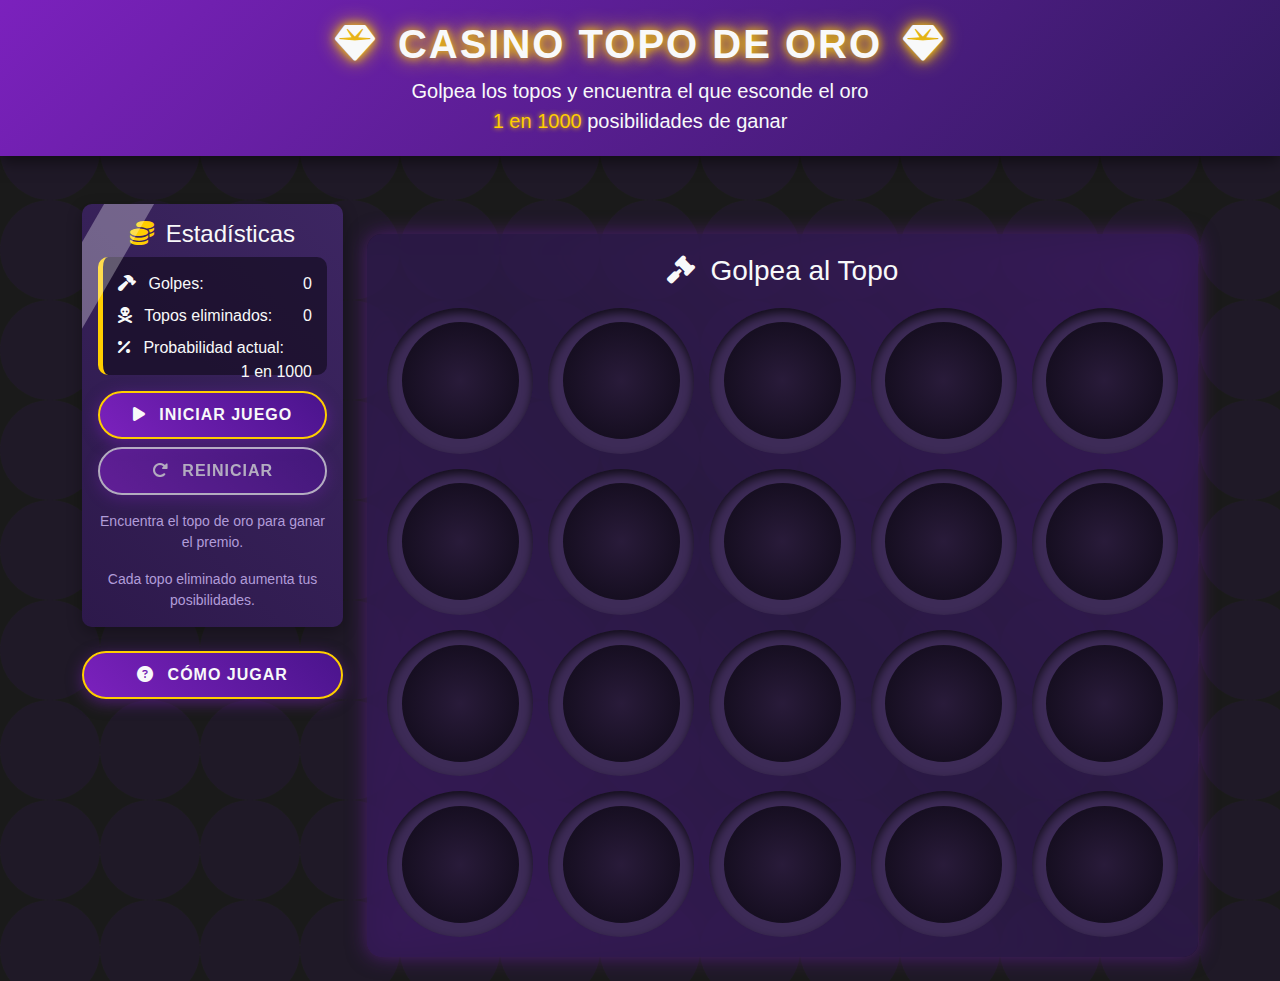
<file: golpea_al_topo.html>
<!DOCTYPE html>
<html lang="es">
<head>
    <meta charset="UTF-8">
    <meta name="viewport" content="width=device-width, initial-scale=1.0">
    <title>Casino Golpea al Topo</title>
    <!-- Importamos Bootstrap desde CDN -->
    <link href="https://cdnjs.cloudflare.com/ajax/libs/bootstrap/5.3.2/css/bootstrap.min.css" rel="stylesheet">
    <!-- Importamos Font Awesome para iconos -->
    <link href="https://cdnjs.cloudflare.com/ajax/libs/font-awesome/6.4.2/css/all.min.css" rel="stylesheet">
    <!-- Importamos animate.css para animaciones -->
    <link href="https://cdnjs.cloudflare.com/ajax/libs/animate.css/4.1.1/animate.min.css" rel="stylesheet">
    <!-- Estilos locales -->
    <link rel="stylesheet" href="styles_topo.css">
</head>
<body>
    <div class="hammer" id="hammer"></div>
    <div class="jackpot-alert animate__animated animate__zoomIn" id="jackpotAlert">
        ¡¡¡JACKPOT!!!
    </div>
    
    <div class="casino-header text-center mb-4">
        <h1 class="casino-title">
            <i class="fas fa-gem me-2"></i> CASINO TOPO DE ORO <i class="fas fa-gem ms-2"></i>
        </h1>
        <p class="lead mb-0">
            Golpea los topos y encuentra el que esconde el oro
            <br>
            <span class="golden-text">1 en 1000</span> posibilidades de ganar
        </p>
    </div>
    
    <div class="container py-4">
        <div class="row">
            <div class="col-md-3">
                <div class="scoreboard p-3 mb-4">
                    <h4 class="text-center">
                        <i class="fas fa-coins coin"></i> Estadísticas
                    </h4>
                    <div class="stats-box">
                        <p class="mb-2">
                            <i class="fas fa-hammer me-2"></i> Golpes: 
                            <span id="hitCount" class="float-end">0</span>
                        </p>
                        <p class="mb-2">
                            <i class="fas fa-skull-crossbones me-2"></i> Topos eliminados: 
                            <span id="moleCount" class="float-end">0</span>
                        </p>
                        <p class="mb-0">
                            <i class="fas fa-percentage me-2"></i> Probabilidad actual: 
                            <span id="winProbability" class="float-end">1 en 1000</span>
                        </p>
                    </div>
                    
                    <div class="d-grid gap-2 mt-3">
                        <button id="startBtn" class="btn btn-custom">
                            <i class="fas fa-play me-2"></i> Iniciar juego
                        </button>
                        <button id="resetBtn" class="btn btn-custom" disabled>
                            <i class="fas fa-redo-alt me-2"></i> Reiniciar
                        </button>
                    </div>
                    
                    <div class="probability-display text-center mt-3">
                        <p>Encuentra el topo de oro para ganar el premio.</p>
                        <p class="mb-0">Cada topo eliminado aumenta tus posibilidades.</p>
                    </div>
                </div>
                
                <div class="d-grid">
                    <button id="helpBtn" class="btn btn-custom">
                        <i class="fas fa-question-circle me-2"></i> Cómo jugar
                    </button>
                </div>
            </div>
            
            <div class="col-md-9">
                <div class="game-container">
                    <h3 class="text-center mb-3">
                        <i class="fas fa-gavel me-2"></i> Golpea al Topo
                    </h3>
                    <div id="moleGrid" class="mole-grid">
                        <!-- Las celdas de topos se generarán dinámicamente con JS -->
                    </div>
                </div>
            </div>
        </div>
    </div>
    
    <!-- Modal de Premio -->
    <div class="modal fade" id="winModal" tabindex="-1" aria-hidden="true">
        <div class="modal-dialog modal-dialog-centered">
            <div class="modal-content">
                <div class="modal-header border-secondary">
                    <h5 class="modal-title golden-text">
                        <i class="fas fa-trophy me-2"></i> ¡HAS GANADO!
                    </h5>
                    <button type="button" class="btn-close btn-close-white" data-bs-dismiss="modal" aria-label="Close"></button>
                </div>
                <div class="modal-body text-center">
                    <div class="animate__animated animate__tada">
                        <i class="fas fa-crown golden-text display-1 mb-4"></i>
                    </div>
                    <h4>¡Felicidades! Has encontrado el topo de oro.</h4>
                    <p>Probabilidad vencida: <span id="finalProbability">1 en 1000</span></p>
                    <p>Número de golpes: <span id="finalHits">0</span></p>
                </div>
                <div class="modal-footer border-secondary">
                    <button type="button" class="btn btn-custom" data-bs-dismiss="modal" id="playAgainBtn">
                        <i class="fas fa-sync-alt me-2"></i> Jugar de nuevo
                    </button>
                </div>
            </div>
        </div>
    </div>
    
    <!-- Modal de Ayuda -->
    <div class="modal fade" id="helpModal" tabindex="-1" aria-hidden="true">
        <div class="modal-dialog modal-dialog-centered">
            <div class="modal-content">
                <div class="modal-header border-secondary">
                    <h5 class="modal-title">
                        <i class="fas fa-question-circle me-2"></i> Cómo jugar
                    </h5>
                    <button type="button" class="btn-close btn-close-white" data-bs-dismiss="modal" aria-label="Close"></button>
                </div>
                <div class="modal-body">
                    <div class="mb-3">
                        <h6><i class="fas fa-bullseye me-2 golden-text"></i> Objetivo:</h6>
                        <p>Encuentra el topo de oro entre todos los topos. Solo uno esconde el tesoro y tienes 1 posibilidad en 1000 de encontrarlo inicialmente.</p>
                    </div>
                    <div class="mb-3">
                        <h6><i class="fas fa-gamepad me-2 golden-text"></i> Cómo jugar:</h6>
                        <ol>
                            <li>Haz clic en "Iniciar juego" para comenzar.</li>
                            <li>Golpea cualquier topo haciendo clic en él.</li>
                            <li>Si el topo tiene el oro, ¡ganas! Si no, sigue intentando.</li>
                            <li>Con cada topo eliminado, aumenta tu probabilidad de encontrar el oro.</li>
                        </ol>
                    </div>
                    <div>
                        <h6><i class="fas fa-percentage me-2 golden-text"></i> Probabilidades:</h6>
                        <p>Al inicio, la probabilidad de ganar es 1 en 1000. Cada vez que eliminas un topo sin oro, tus posibilidades mejoran.</p>
                    </div>
                </div>
                <div class="modal-footer border-secondary">
                    <button type="button" class="btn btn-custom" data-bs-dismiss="modal">Entendido</button>
                </div>
            </div>
        </div>
    </div>
    
    <!-- Scripts -->
    <script src="https://cdnjs.cloudflare.com/ajax/libs/bootstrap/5.3.2/js/bootstrap.bundle.min.js"></script>
    <script src="script_topo.js"></script>
</body>
</html>
</file>
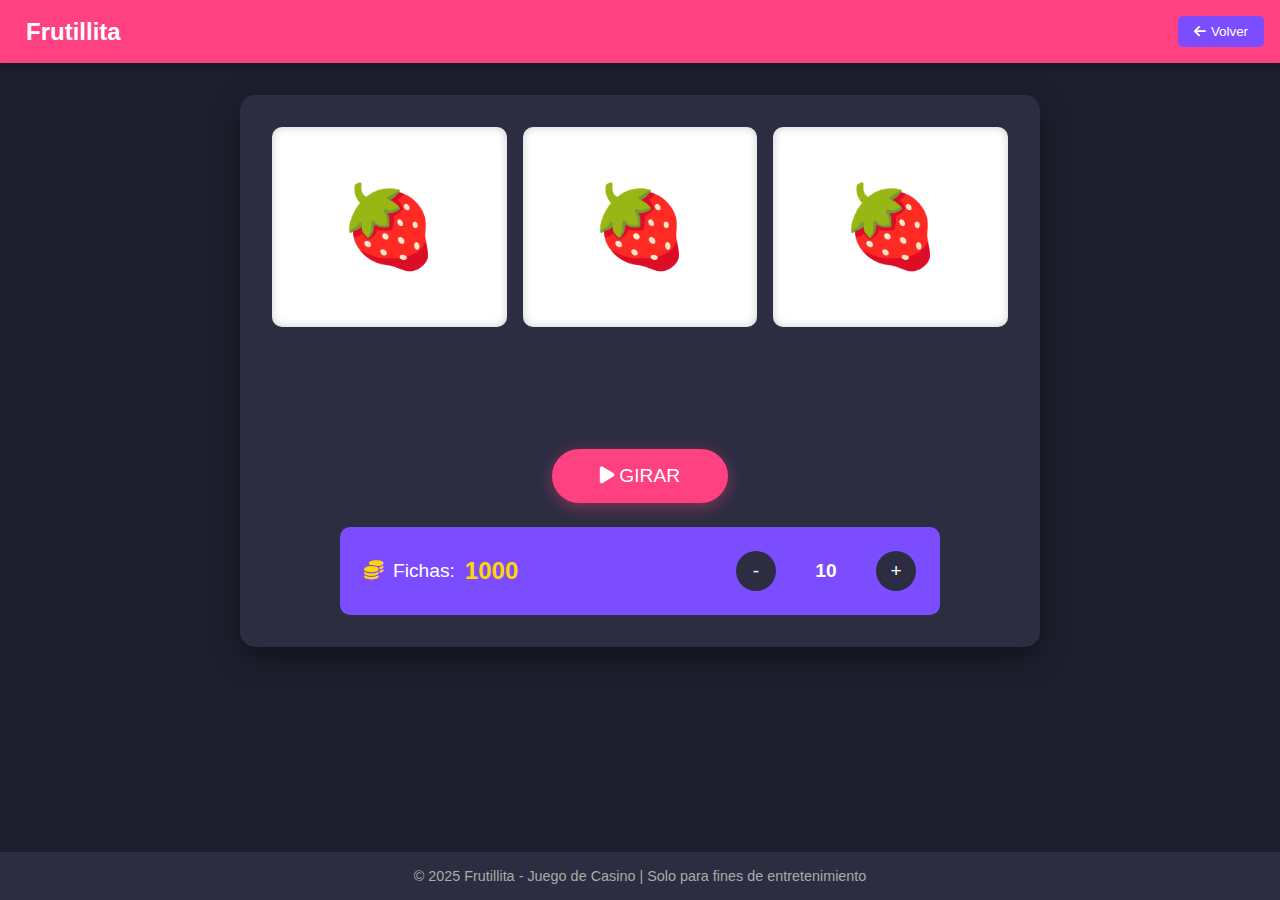
<file: ruleta.html>
<!DOCTYPE html>
<html lang="es">
<head>
    <meta charset="UTF-8">
    <meta name="viewport" content="width=device-width, initial-scale=1.0">
    <title>Frutillita - Juego de Casino</title>
    <style>
        :root {
            --primary: #ff4081;
            --secondary: #7c4dff;
            --background: #1e1e2e;
            --card: #2d2d42;
            --text: #ffffff;
            --gold: #ffd700;
        }

        * {
            margin: 0;
            padding: 0;
            box-sizing: border-box;
            font-family: 'Segoe UI', Tahoma, Geneva, Verdana, sans-serif;
        }

        body {
            background-color: var(--background);
            color: var(--text);
            min-height: 100vh;
            display: flex;
            flex-direction: column;
        }

        header {
            background-color: var(--primary);
            padding: 1rem;
            display: flex;
            justify-content: space-between;
            align-items: center;
            box-shadow: 0 2px 10px rgba(0, 0, 0, 0.3);
        }

        .logo {
            display: flex;
            align-items: center;
            gap: 10px;
            font-size: 1.5rem;
            font-weight: bold;
        }

        .logo i {
            font-size: 2rem;
            color: var(--gold);
        }

        .back-button {
            background-color: var(--secondary);
            color: white;
            border: none;
            padding: 0.5rem 1rem;
            border-radius: 5px;
            cursor: pointer;
            display: flex;
            align-items: center;
            gap: 5px;
            transition: all 0.3s ease;
        }

        .back-button:hover {
            background-color: #6a3de8;
            transform: translateY(-2px);
        }

        main {
            flex: 1;
            display: flex;
            flex-direction: column;
            align-items: center;
            padding: 2rem;
            gap: 2rem;
        }

        .game-container {
            background-color: var(--card);
            border-radius: 15px;
            padding: 2rem;
            width: 100%;
            max-width: 800px;
            box-shadow: 0 10px 30px rgba(0, 0, 0, 0.4);
            display: flex;
            flex-direction: column;
            align-items: center;
            gap: 1.5rem;
        }

        .slot-machine {
            display: grid;
            grid-template-columns: repeat(3, 1fr);
            gap: 1rem;
            width: 100%;
            margin-bottom: 1.5rem;
        }

        .reel {
            background-color: #ffffff;
            border-radius: 10px;
            height: 200px;
            overflow: hidden;
            position: relative;
            box-shadow: inset 0 0 10px rgba(0, 0, 0, 0.2);
        }

        .reel-container {
            position: absolute;
            width: 100%;
            transition: top 3s cubic-bezier(0.21, 0.53, 0.29, 0.99);
        }

        .fruit {
            height: 200px;
            display: flex;
            justify-content: center;
            align-items: center;
            font-size: 5rem;
        }

        .strawberry { color: #ff4081; }
        .apple { color: #f44336; }
        .orange { color: #ff9800; }
        .lemon { color: #ffeb3b; }
        .grapes { color: #9c27b0; }
        .watermelon { color: #4caf50; }
        .cherry { color: #d32f2f; }

        .controls {
            display: flex;
            flex-direction: column;
            align-items: center;
            gap: 1.5rem;
            width: 100%;
        }

        .spin-button {
            background-color: var(--primary);
            color: white;
            border: none;
            padding: 1rem 3rem;
            font-size: 1.2rem;
            border-radius: 50px;
            cursor: pointer;
            transition: all 0.3s ease;
            box-shadow: 0 4px 15px rgba(255, 64, 129, 0.4);
        }

        .spin-button:hover {
            background-color: #e91e63;
            transform: translateY(-3px);
            box-shadow: 0 6px 20px rgba(255, 64, 129, 0.6);
        }

        .spin-button:disabled {
            background-color: #888;
            cursor: not-allowed;
            transform: none;
            box-shadow: none;
        }

        .chips-container {
            background-color: var(--secondary);
            border-radius: 10px;
            padding: 1.5rem;
            width: 100%;
            max-width: 600px;
            display: flex;
            justify-content: space-between;
            align-items: center;
        }

        .chips-display {
            display: flex;
            align-items: center;
            gap: 10px;
            font-size: 1.2rem;
        }

        .chips-value {
            font-weight: bold;
            font-size: 1.5rem;
            color: var(--gold);
        }

        .bet-controls {
            display: flex;
            gap: 10px;
            align-items: center;
        }

        .bet-button {
            background-color: var(--card);
            color: white;
            border: none;
            width: 40px;
            height: 40px;
            border-radius: 50%;
            font-size: 1.2rem;
            cursor: pointer;
            transition: all 0.2s ease;
        }

        .bet-button:hover {
            background-color: #3f3f5f;
        }

        .bet-amount {
            font-size: 1.2rem;
            font-weight: bold;
            width: 80px;
            text-align: center;
        }

        .message {
            text-align: center;
            font-size: 1.5rem;
            font-weight: bold;
            min-height: 50px;
            color: var(--gold);
            text-shadow: 0 0 5px rgba(255, 215, 0, 0.5);
        }

        .jackpot-animation {
            position: fixed;
            top: 0;
            left: 0;
            width: 100%;
            height: 100%;
            pointer-events: none;
            z-index: 100;
            opacity: 0;
            transition: opacity 0.5s ease;
        }

        @keyframes confetti {
            0% {
                transform: translateY(-100vh) rotate(0deg);
                opacity: 1;
            }
            100% {
                transform: translateY(100vh) rotate(720deg);
                opacity: 0;
            }
        }

        .confetti {
            position: absolute;
            width: 10px;
            height: 10px;
            background-color: var(--gold);
            border-radius: 50%;
        }

        footer {
            background-color: var(--card);
            padding: 1rem;
            text-align: center;
            font-size: 0.9rem;
            color: #aaa;
        }

        /* Media queries for responsive design */
        @media (max-width: 768px) {
            .slot-machine {
                grid-template-columns: repeat(3, 1fr);
                gap: 0.5rem;
            }

            .reel {
                height: 150px;
            }

            .fruit {
                height: 150px;
                font-size: 3.5rem;
            }

            .controls {
                gap: 1rem;
            }

            .spin-button {
                padding: 0.8rem 2rem;
                font-size: 1rem;
            }

            .chips-container {
                flex-direction: column;
                gap: 1rem;
            }

            .game-container {
                padding: 1rem;
            }
        }
    </style>
    <link rel="stylesheet" href="https://cdnjs.cloudflare.com/ajax/libs/font-awesome/6.4.0/css/all.min.css">
</head>
<body>
    <header>
        <div class="logo">
            <i class="fas fa-strawberry"></i> Frutillita
        </div>
        <button class="back-button" id="backButton">
            <i class="fas fa-arrow-left"></i> Volver
        </button>
    </header>

    <main>
        <div class="game-container">
            <div class="slot-machine">
                <div class="reel" id="reel1">
                    <div class="reel-container" id="reelContainer1"></div>
                </div>
                <div class="reel" id="reel2">
                    <div class="reel-container" id="reelContainer2"></div>
                </div>
                <div class="reel" id="reel3">
                    <div class="reel-container" id="reelContainer3"></div>
                </div>
            </div>

            <div class="message" id="message"></div>

            <div class="controls">
                <button class="spin-button" id="spinButton">
                    <i class="fas fa-play"></i> GIRAR
                </button>

                <div class="chips-container">
                    <div class="chips-display">
                        <i class="fas fa-coins" style="color: var(--gold);"></i>
                        Fichas: <span class="chips-value" id="chipsValue">1000</span>
                    </div>
                    <div class="bet-controls">
                        <button class="bet-button" id="decreaseBet">-</button>
                        <div class="bet-amount" id="betAmount">10</div>
                        <button class="bet-button" id="increaseBet">+</button>
                    </div>
                </div>
            </div>
        </div>
    </main>

    <div class="jackpot-animation" id="jackpotAnimation"></div>

    <footer>
        <p>© 2025 Frutillita - Juego de Casino | Solo para fines de entretenimiento</p>
    </footer>

    <script>
        document.addEventListener('DOMContentLoaded', () => {
            // Elementos del DOM
            const reelContainer1 = document.getElementById('reelContainer1');
            const reelContainer2 = document.getElementById('reelContainer2');
            const reelContainer3 = document.getElementById('reelContainer3');
            const spinButton = document.getElementById('spinButton');
            const chipsValue = document.getElementById('chipsValue');
            const betAmount = document.getElementById('betAmount');
            const decreaseBet = document.getElementById('decreaseBet');
            const increaseBet = document.getElementById('increaseBet');
            const message = document.getElementById('message');
            const backButton = document.getElementById('backButton');
            const jackpotAnimation = document.getElementById('jackpotAnimation');

            // Configuración del juego
            let chips = 1000;
            let bet = 10;
            let isSpinning = false;
            
            // Lista de frutas con sus emojis y clases
            const fruits = [
                { emoji: '🍓', class: 'strawberry', value: 5 },  // Frutillita (especial)
                { emoji: '🍎', class: 'apple', value: 2 },
                { emoji: '🍊', class: 'orange', value: 2 },
                { emoji: '🍋', class: 'lemon', value: 3 },
                { emoji: '🍇', class: 'grapes', value: 3 },
                { emoji: '🍉', class: 'watermelon', value: 4 },
                { emoji: '🍒', class: 'cherry', value: 4 }
            ];

            // Inicializa los carretes
            initReels();

            // Manejador de eventos para el botón de girar
            spinButton.addEventListener('click', spinReels);

            // Manejadores para los botones de apuesta
            decreaseBet.addEventListener('click', () => {
                if (bet > 10 && !isSpinning) {
                    bet -= 10;
                    betAmount.textContent = bet;
                }
            });

            increaseBet.addEventListener('click', () => {
                if (bet < chips && !isSpinning) {
                    bet += 10;
                    betAmount.textContent = bet;
                }
            });

            // Manejador para el botón de volver
            backButton.addEventListener('click', () => {
                alert('¡Gracias por jugar a Frutillita!, este botón te llevaría al menú principal.');
            });

            // Inicializa los carretes con frutas
            function initReels() {
                [reelContainer1, reelContainer2, reelContainer3].forEach(reel => {
                    reel.innerHTML = '';
                    // Creamos múltiples conjuntos de frutas para el efecto de giro
                    for (let i = 0; i < 5; i++) {
                        fruits.forEach(fruit => {
                            const fruitElement = document.createElement('div');
                            fruitElement.classList.add('fruit', fruit.class);
                            fruitElement.textContent = fruit.emoji;
                            fruitElement.dataset.value = fruit.value;
                            reel.appendChild(fruitElement);
                        });
                    }
                    // Posicionamos al inicio
                    reel.style.top = '0px';
                });
            }

            // Función para girar los carretes
            function spinReels() {
                if (isSpinning || chips < bet) return;
                
                isSpinning = true;
                spinButton.disabled = true;
                
                // Deducir apuesta
                chips -= bet;
                chipsValue.textContent = chips;
                
                // Limpiar mensaje anterior
                message.textContent = '';

                // Altura de cada fruta (200px por defecto, 150px en móvil)
                const fruitHeight = window.innerWidth <= 768 ? 150 : 200;
                
                // Generar posiciones finales aleatorias para cada carrete
                const stopPositions = [
                    Math.floor(Math.random() * fruits.length),
                    Math.floor(Math.random() * fruits.length),
                    Math.floor(Math.random() * fruits.length)
                ];
                
                // Calcular las posiciones de parada (en píxeles)
                const finalPositions = stopPositions.map(pos => -(pos * fruitHeight));
                
                // Animar los carretes
                setTimeout(() => animateReel(reelContainer1, finalPositions[0]), 0);
                setTimeout(() => animateReel(reelContainer2, finalPositions[1]), 250);
                setTimeout(() => animateReel(reelContainer3, finalPositions[2]), 500);
                
                // Verificar resultados después de que todos los carretes se detengan
                setTimeout(() => {
                    checkResults(stopPositions);
                    isSpinning = false;
                    spinButton.disabled = false;
                }, 4000);
            }

            // Función para animar un carrete
            function animateReel(reel, finalPosition) {
                // Multiplicamos por 5 para simular varias vueltas
                const initialPosition = -5 * fruits.length * (window.innerWidth <= 768 ? 150 : 200);
                reel.style.top = `${initialPosition}px`;
                
                // Usar setTimeout para asegurar que la transición funcione
                setTimeout(() => {
                    reel.style.top = `${finalPosition}px`;
                }, 50);
            }

            // Función para verificar los resultados
            function checkResults(positions) {
                // Obtener los índices reales de las frutas visibles
                const visibleFruits = positions.map(pos => pos % fruits.length);
                
                // Verificar si hay tres iguales
                const allEqual = visibleFruits.every(val => val === visibleFruits[0]);
                
                // Verificar si hay tres frutillitas (índice 0)
                const allStrawberries = visibleFruits.every(val => val === 0);
                
                // Verificar si hay al menos una frutillita
                const hasStrawberry = visibleFruits.includes(0);
                
                // Calcular ganancias
                let winnings = 0;
                
                if (allStrawberries) {
                    // Jackpot - Tres frutillitas
                    winnings = bet * 50;
                    message.textContent = `¡JACKPOT! ¡Ganaste ${winnings} fichas!`;
                    createJackpotAnimation();
                } else if (allEqual) {
                    // Tres frutas iguales
                    const fruitValue = fruits[visibleFruits[0]].value;
                    winnings = bet * fruitValue * 3;
                    message.textContent = `¡Tres iguales! ¡Ganaste ${winnings} fichas!`;
                } else if (hasStrawberry) {
                    // Al menos una frutillita
                    const strawberryCount = visibleFruits.filter(val => val === 0).length;
                    winnings = bet * strawberryCount * 2;
                    message.textContent = `¡${strawberryCount} Frutillita${strawberryCount > 1 ? 's' : ''}! ¡Ganaste ${winnings} fichas!`;
                } else {
                    message.textContent = 'Inténtalo de nuevo';
                }
                
                if (winnings > 0) {
                    chips += winnings;
                    chipsValue.textContent = chips;
                    
                    // Añadir efecto de destello a las fichas
                    chipsValue.style.transition = 'color 0.2s';
                    chipsValue.style.color = 'white';
                    setTimeout(() => {
                        chipsValue.style.color = 'var(--gold)';
                    }, 300);
                }
                
                // Verificar si el jugador se quedó sin fichas
                if (chips === 0) {
                    setTimeout(() => {
                        alert('¡Te has quedado sin fichas! Reiniciando el juego.');
                        chips = 1000;
                        chipsValue.textContent = chips;
                    }, 1000);
                }
            }

            // Función para crear la animación de jackpot
            function createJackpotAnimation() {
                jackpotAnimation.innerHTML = '';
                jackpotAnimation.style.opacity = '1';
                
                // Crear partículas de confeti
                for (let i = 0; i < 100; i++) {
                    const confetti = document.createElement('div');
                    confetti.classList.add('confetti');
                    
                    // Posición aleatoria
                    confetti.style.left = `${Math.random() * 100}%`;
                    
                    // Color aleatorio entre oro, rosa y púrpura
                    const colors = ['#ffd700', '#ff4081', '#7c4dff'];
                    confetti.style.backgroundColor = colors[Math.floor(Math.random() * colors.length)];
                    
                    // Tamaño aleatorio
                    const size = Math.random() * 15 + 5;
                    confetti.style.width = `${size}px`;
                    confetti.style.height = `${size}px`;
                    
                    // Animación
                    confetti.style.animation = `confetti ${Math.random() * 3 + 2}s linear forwards`;
                    confetti.style.animationDelay = `${Math.random() * 3}s`;
                    
                    jackpotAnimation.appendChild(confetti);
                }
                
                // Ocultar la animación después de 5 segundos
                setTimeout(() => {
                    jackpotAnimation.style.opacity = '0';
                }, 5000);
            }
        });
    </script>
</body>
</html>
</file>
<file: styles_topo.css>
:root {
    --primary-color: #7b21bd;
    --secondary-color: #ffce00;
    --dark-color: #1a1a1a;
    --light-color: #f8f9fa;
}

body {
    background-color: var(--dark-color);
    background-image: url('[data-uri]');
    color: var(--light-color);
    font-family: 'Arial', sans-serif;
    margin: 0;
    padding: 0;
    overflow-x: hidden;
}

.casino-header {
    background: linear-gradient(135deg, var(--primary-color) 0%, #321a60 100%);
    padding: 20px;
    box-shadow: 0 5px 15px rgba(0, 0, 0, 0.5);
    position: relative;
    z-index: 1;
}

.casino-title {
    text-shadow: 0 0 10px var(--secondary-color), 0 0 20px var(--secondary-color);
    font-weight: bold;
    letter-spacing: 2px;
}

.game-container {
    background: rgba(45, 25, 75, 0.8);
    border-radius: 15px;
    box-shadow: 0 0 20px rgba(123, 33, 189, 0.5);
    padding: 20px;
    margin-top: 30px;
    position: relative;
    overflow: hidden;
}

.game-container::before {
    content: "";
    position: absolute;
    top: -10px;
    left: -10px;
    right: -10px;
    bottom: -10px;
    background: linear-gradient(45deg, var(--primary-color), transparent, var(--primary-color));
    z-index: -1;
    filter: blur(20px);
    opacity: 0.7;
}

.mole-grid {
    display: grid;
    grid-template-columns: repeat(5, 1fr);
    gap: 15px;
    margin-top: 20px;
}

.mole-hole {
    background-color: #3d2b57;
    border-radius: 50%;
    position: relative;
    width: 100%;
    padding-top: 100%; /* Mantiene la proporción cuadrada */
    cursor: pointer;
    overflow: hidden;
    box-shadow: inset 0 5px 10px rgba(0, 0, 0, 0.7);
    transition: all 0.3s ease;
}

.mole-hole::after {
    content: "";
    position: absolute;
    top: 10%;
    left: 10%;
    width: 80%;
    height: 80%;
    background: radial-gradient(circle at center, #291b3a, #0e0916);
    border-radius: 50%;
    z-index: 1;
}

.mole {
    position: absolute;
    bottom: 0;
    left: 50%;
    transform: translateX(-50%);
    width: 80%;
    height: 80%;
    background: url('[data-uri]') center center no-repeat;
    background-size: contain;
    z-index: 2;
    opacity: 0;
    transition: all 0.2s ease-out;
}

.mole-hit {
    background: url('[data-uri]') center center no-repeat;
    background-size: contain;
}

.mole-gold {
    background: url('[data-uri]') center center no-repeat;
    background-size: contain;
}

.mole-visible {
    opacity: 1;
    transform: translate(-50%, -80%);
}

.btn-custom {
    background: linear-gradient(45deg, var(--primary-color), #4a148c);
    border: 2px solid var(--secondary-color);
    color: var(--light-color);
    font-weight: bold;
    text-transform: uppercase;
    letter-spacing: 1px;
    padding: 10px 25px;
    border-radius: 50px;
    box-shadow: 0 4px 15px rgba(123, 33, 189, 0.5);
    transition: all 0.3s;
}

.btn-custom:hover {
    transform: translateY(-3px);
    box-shadow: 0 7px 20px rgba(123, 33, 189, 0.7);
    background: linear-gradient(45deg, #4a148c, var(--primary-color));
    color: var(--secondary-color);
}

.btn-custom:active {
    transform: translateY(1px);
}

.stats-box {
    background: rgba(25, 15, 40, 0.8);
    border-radius: 10px;
    padding: 15px;
    margin-bottom: 15px;
    border-left: 5px solid var(--secondary-color);
}

.modal-content {
    background: linear-gradient(135deg, #2d194b 0%, #1a1a2e 100%);
    color: var(--light-color);
    border: 2px solid var(--primary-color);
}

.modal-header {
    border-bottom: 1px solid var(--primary-color);
}

.modal-footer {
    border-top: 1px solid var(--primary-color);
}

.golden-text {
    color: var(--secondary-color);
    text-shadow: 0 0 5px var(--secondary-color);
}

.hammer {
    position: absolute;
    width: 50px;
    height: 50px;
    background-image: url('[data-uri]');
    background-size: contain;
    background-repeat: no-repeat;
    pointer-events: none;
    z-index: 1000;
    transform: rotate(45deg);
    transform-origin: 100% 100%;
    display: none;
}

@keyframes hitAnimation {
    0% { transform: scale(1); }
    50% { transform: scale(0.9); }
    100% { transform: scale(1); }
}

@keyframes shine {
    0% { background-position: -100px; }
    20% { background-position: 100px; }
    100% { background-position: 100px; }
}

.coin {
    color: var(--secondary-color);
    margin-right: 5px;
}

.scoreboard {
    position: relative;
    background: linear-gradient(45deg, #2d194b, #3d2662);
    border-radius: 10px;
    box-shadow: 0 5px 15px rgba(0, 0, 0, 0.3);
    overflow: hidden;
}

.scoreboard::before {
    content: "";
    position: absolute;
    top: 0;
    left: -100px;
    width: 50px;
    height: 100%;
    background: rgba(255, 255, 255, 0.3);
    transform: skewX(-30deg);
    animation: shine 3s infinite;
}

.probability-display {
    font-size: 14px;
    color: #b19cd9;
    margin-top: 10px;
}

.confetti {
    position: fixed;
    width: 10px;
    height: 10px;
    background-color: var(--secondary-color);
    border-radius: 50%;
    z-index: 2000;
    animation: fall 4s linear forwards;
    opacity: 0;
}

@keyframes fall {
    0% { transform: translateY(-100vh) rotate(0deg); opacity: 1; }
    100% { transform: translateY(100vh) rotate(360deg); opacity: 0; }
}

.jackpot-alert {
    position: fixed;
    top: 50%;
    left: 50%;
    transform: translate(-50%, -50%);
    z-index: 2000;
    text-align: center;
    font-size: 5rem;
    color: var(--secondary-color);
    text-shadow: 0 0 10px var(--primary-color);
    font-weight: bold;
    animation: jackpotPulse 1s infinite;
    display: none;
}

@keyframes jackpotPulse {
    0% { transform: translate(-50%, -50%) scale(1); }
    50% { transform: translate(-50%, -50%) scale(1.2); }
    100% { transform: translate(-50%, -50%) scale(1); }
}

/* Responsivo */
@media (max-width: 768px) {
    .mole-grid {
        grid-template-columns: repeat(3, 1fr);
    }
}

@media (max-width: 576px) {
    .mole-grid {
        grid-template-columns: repeat(2, 1fr);
    }
    .casino-title {
        font-size: 1.5rem;
    }
}
</file>
